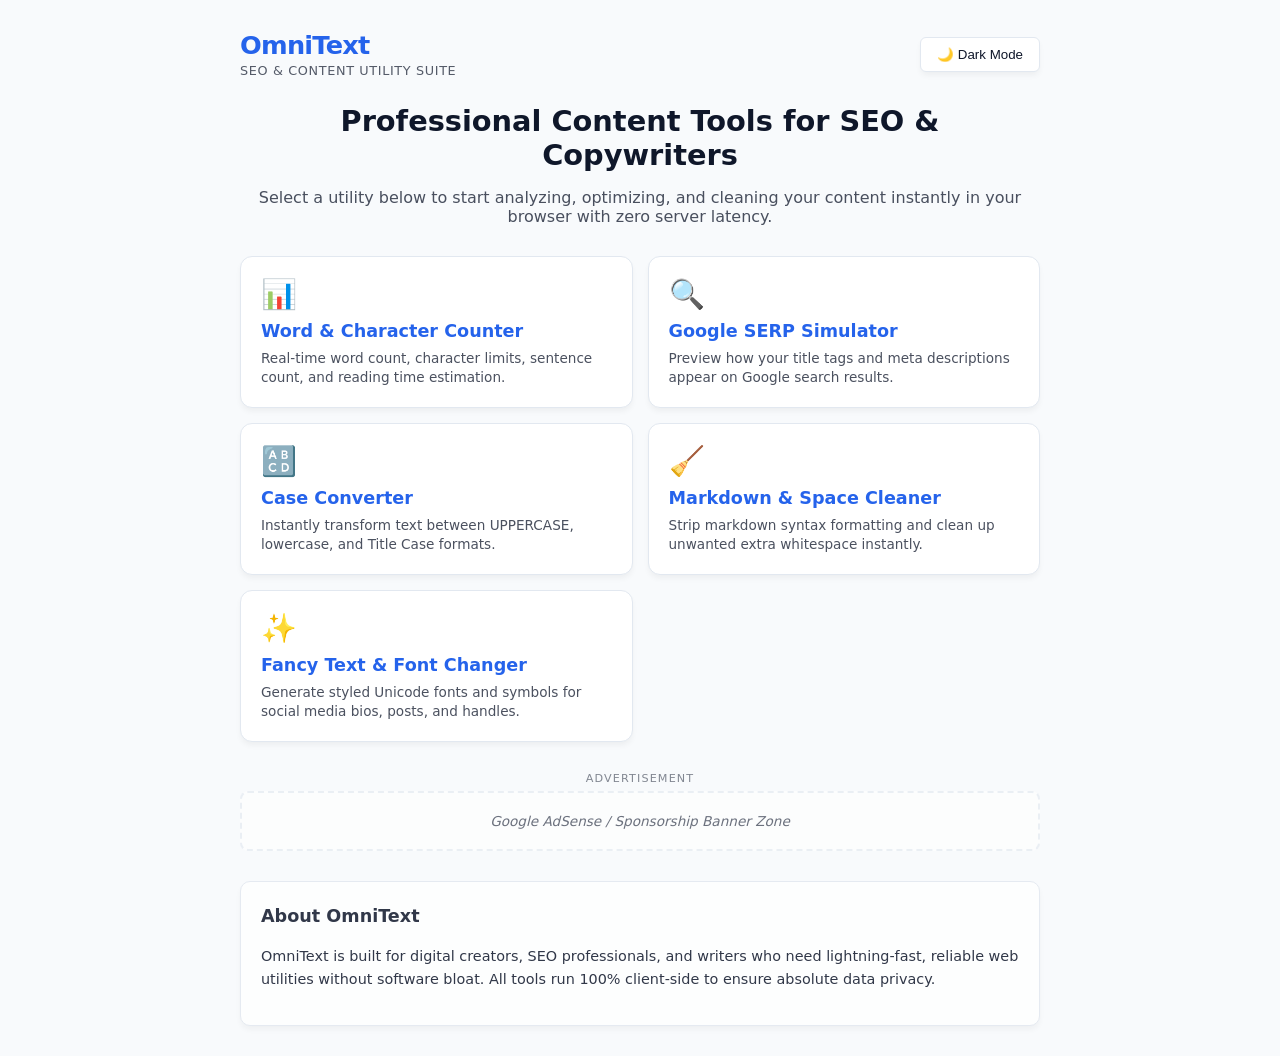
<file: index.html>
<!DOCTYPE html>
<html lang="en">
<head>
  <meta charset="UTF-8">
  <meta name="viewport" content="width=device-width, initial-scale=1.0">
  <title>OmniText | Free Online SEO & Content Utility Suite</title>
  <meta name="description" content="Free all-in-one content workspace. Real-time word counter, character limit checker, markdown stripper, case converter, font changer, and live Google SERP preview simulator.">
  <link rel="stylesheet" href="style.css">
</head>
<body>
  <div class="container">
    <header>
      <div class="brand">
        <h1>OmniText</h1>
        <span class="tagline">SEO & Content Utility Suite</span>
      </div>
      <button id="themeToggle" aria-label="Toggle Dark Mode">🌙 Dark Mode</button>
    </header>

    <div class="hero-section">
      <h2>Professional Content Tools for SEO & Copywriters</h2>
      <p>Select a utility below to start analyzing, optimizing, and cleaning your content instantly in your browser with zero server latency.</p>
    </div>

    <!-- Tool Category Grid -->
    <div class="tool-grid">
      <a href="word-counter.html" class="tool-card">
        <div class="tool-icon">📊</div>
        <h3>Word & Character Counter</h3>
        <p>Real-time word count, character limits, sentence count, and reading time estimation.</p>
      </a>

      <a href="serp-simulator.html" class="tool-card">
        <div class="tool-icon">🔍</div>
        <h3>Google SERP Simulator</h3>
        <p>Preview how your title tags and meta descriptions appear on Google search results.</p>
      </a>

      <a href="case-converter.html" class="tool-card">
        <div class="tool-icon">🔠</div>
        <h3>Case Converter</h3>
        <p>Instantly transform text between UPPERCASE, lowercase, and Title Case formats.</p>
      </a>

      <a href="markdown-stripper.html" class="tool-card">
        <div class="tool-icon">🧹</div>
        <h3>Markdown & Space Cleaner</h3>
        <p>Strip markdown syntax formatting and clean up unwanted extra whitespace instantly.</p>
      </a>

      <a href="font-changer.html" class="tool-card">
        <div class="tool-icon">✨</div>
        <h3>Fancy Text & Font Changer</h3>
        <p>Generate styled Unicode fonts and symbols for social media bios, posts, and handles.</p>
      </a>
    </div>

    <!-- Ad Monetization Slot Hub -->
    <div class="ad-container">
      <span class="ad-label">Advertisement</span>
      <div class="ad-slot">Google AdSense / Sponsorship Banner Zone</div>
    </div>

    <section class="seo-content">
      <h2>About OmniText</h2>
      <p>OmniText is built for digital creators, SEO professionals, and writers who need lightning-fast, reliable web utilities without software bloat. All tools run 100% client-side to ensure absolute data privacy.</p>
    </section>
  </div>
  <script src="app.js"></script>
</body>
</html>
</file>
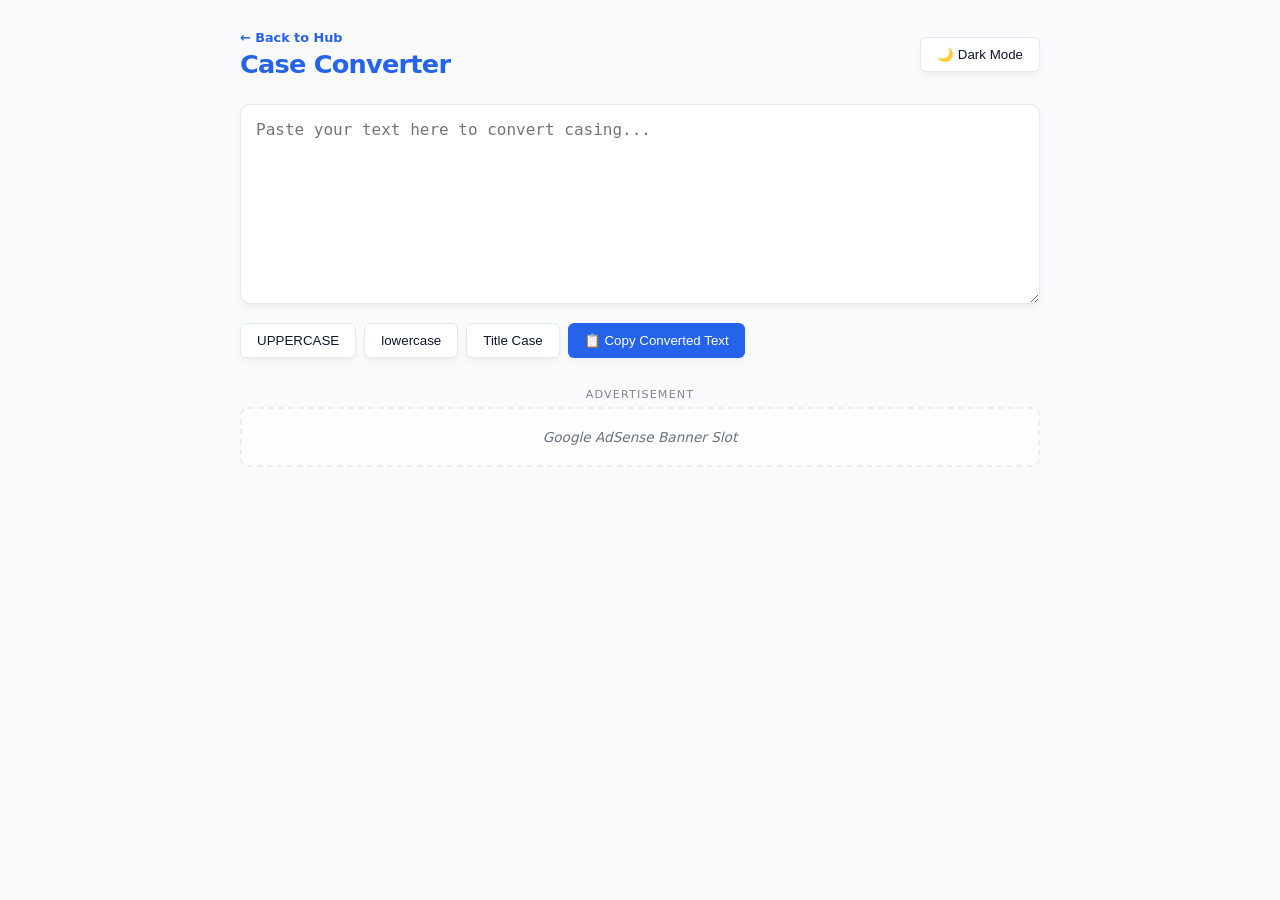
<file: case-converter.html>
<!DOCTYPE html>
<html lang="en">
<head>
  <meta charset="UTF-8">
  <meta name="viewport" content="width=device-width, initial-scale=1.0">
  <title>Online Case Converter - UPPERCASE, lowercase, Title Case | OmniText</title>
  <meta name="description" content="Free online text case converter. Quickly change text to uppercase, lowercase, title case, and sentence case.">
  <link rel="stylesheet" href="style.css">
</head>
<body>
  <div class="container">
    <header>
      <div class="brand">
        <a href="index.html" class="back-link">← Back to Hub</a>
        <h1>Case Converter</h1>
      </div>
      <button id="themeToggle" aria-label="Toggle Dark Mode">🌙 Dark Mode</button>
    </header>

    <textarea id="textInput" placeholder="Paste your text here to convert casing..."></textarea>

    <div class="actions">
      <button onclick="transformText('upper')">UPPERCASE</button>
      <button onclick="transformText('lower')">lowercase</button>
      <button onclick="transformText('title')">Title Case</button>
      <button id="copyBtn" onclick="copyText()" class="primary">📋 Copy Converted Text</button>
    </div>

    <div class="ad-container">
      <span class="ad-label">Advertisement</span>
      <div class="ad-slot">Google AdSense Banner Slot</div>
    </div>
  </div>
  <script src="app.js"></script>
</body>
</html>
</file>
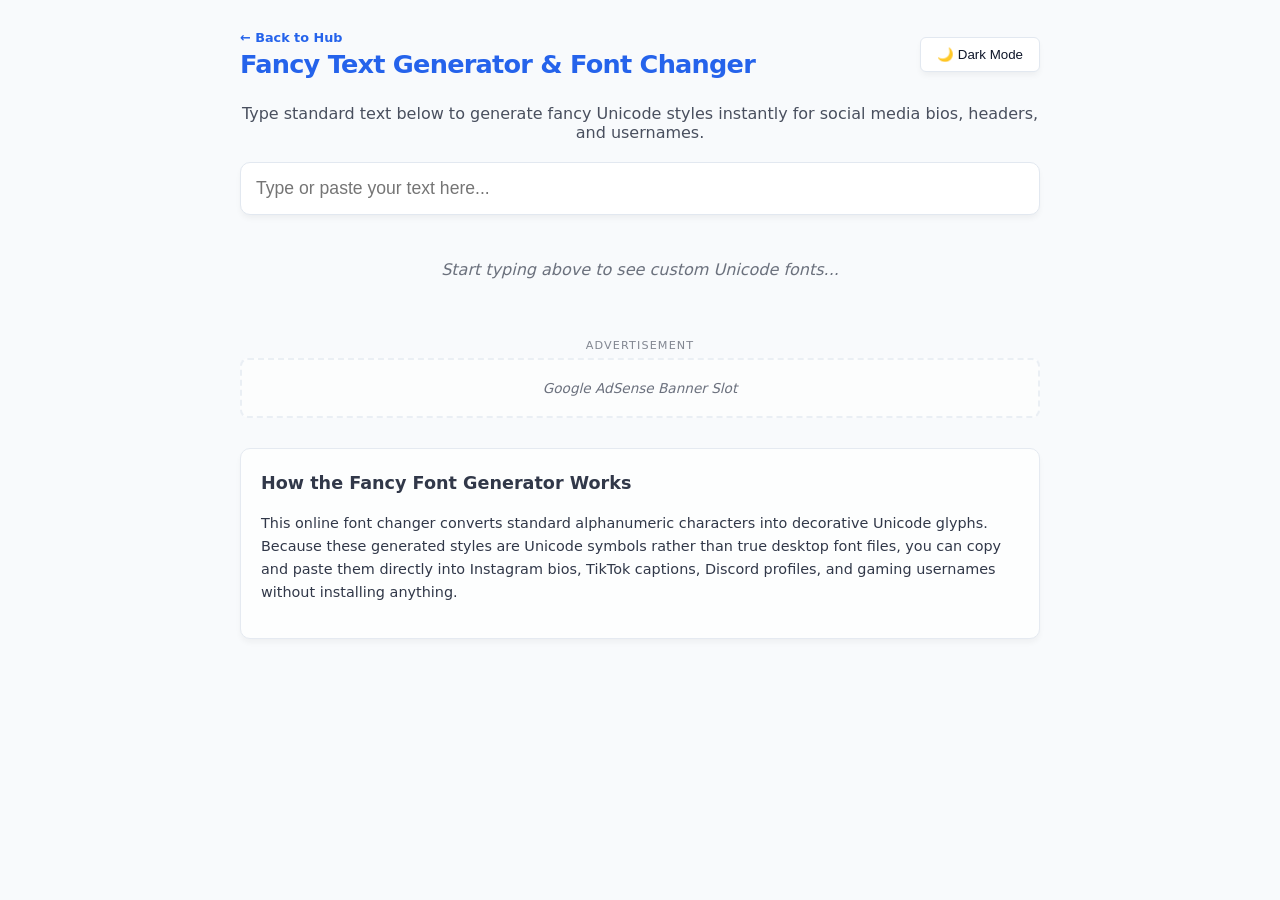
<file: font-changer.html>
<!DOCTYPE html>
<html lang="en">
<head>
  <meta charset="UTF-8">
  <meta name="viewport" content="width=device-width, initial-scale=1.0">
  <title>Fancy Text Generator & Font Changer | OmniText</title>
  <meta name="description" content="Free fancy text generator and online font changer. Convert normal text into cool Unicode fonts for Instagram bios, Twitter/X posts, Discord, and usernames.">
  <link rel="stylesheet" href="style.css">
</head>
<body>
  <div class="container">
    <header>
      <div class="brand">
        <a href="index.html" class="back-link">← Back to Hub</a>
        <h1>Fancy Text Generator & Font Changer</h1>
      </div>
      <button id="themeToggle" aria-label="Toggle Dark Mode">🌙 Dark Mode</button>
    </header>

    <div class="hero-section" style="margin-bottom: 20px;">
      <p>Type standard text below to generate fancy Unicode styles instantly for social media bios, headers, and usernames.</p>
    </div>

    <input type="text" id="fontInput" placeholder="Type or paste your text here..." style="font-size: 1.1rem; padding: 15px;">

    <!-- Dynamic Output Grid for Font Styles -->
    <div id="fontResults" class="font-results-grid">
      <div class="font-placeholder">Start typing above to see custom Unicode fonts...</div>
    </div>

    <!-- Ad Monetization Zone -->
    <div class="ad-container">
      <span class="ad-label">Advertisement</span>
      <div class="ad-slot">Google AdSense Banner Slot</div>
    </div>

    <section class="seo-content">
      <h2>How the Fancy Font Generator Works</h2>
      <p>This online font changer converts standard alphanumeric characters into decorative Unicode glyphs. Because these generated styles are Unicode symbols rather than true desktop font files, you can copy and paste them directly into Instagram bios, TikTok captions, Discord profiles, and gaming usernames without installing anything.</p>
    </section>
  </div>
  <script src="app.js"></script>
</body>
</html>
</file>
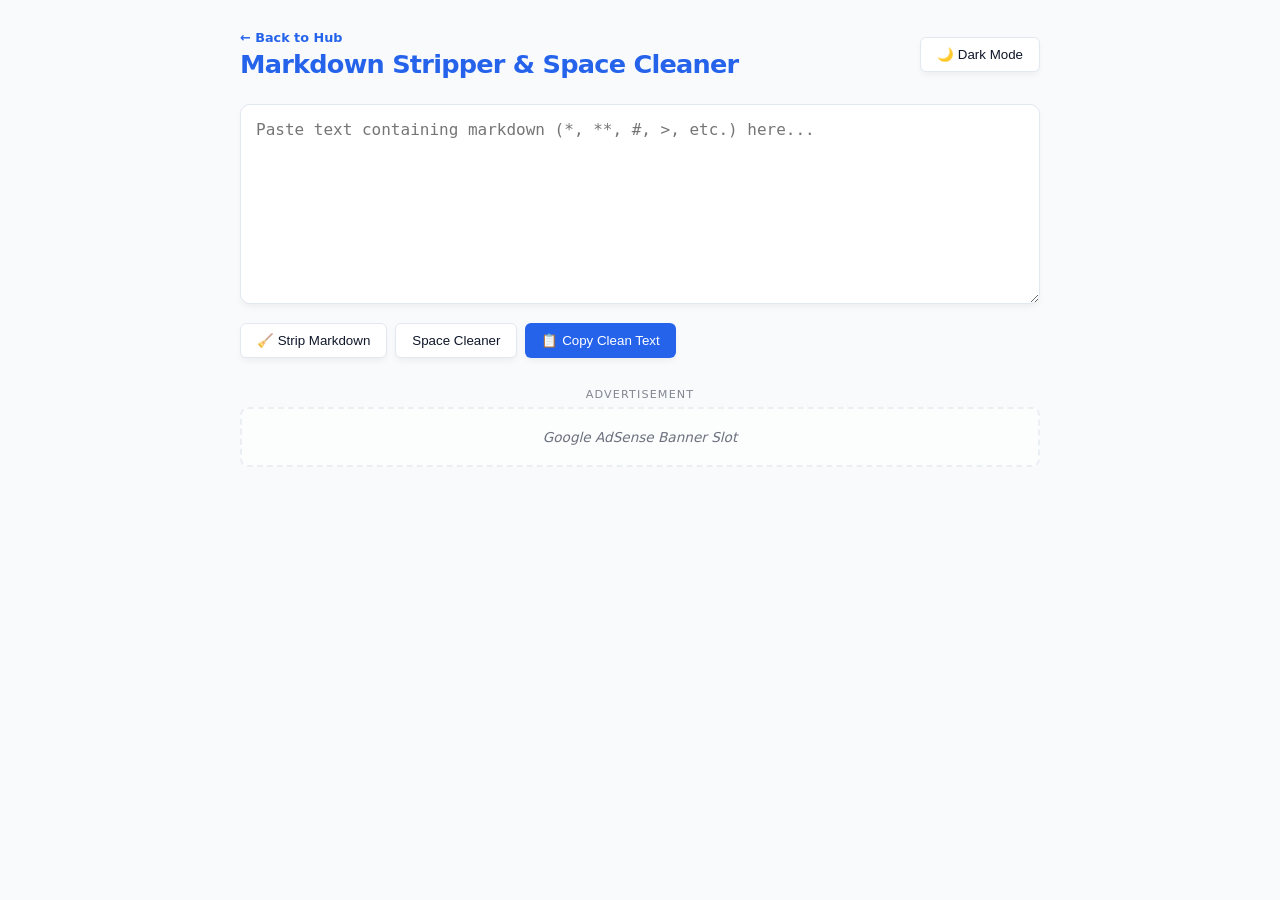
<file: markdown-stripper.html>
<!DOCTYPE html>
<html lang="en">
<head>
  <meta charset="UTF-8">
  <meta name="viewport" content="width=device-width, initial-scale=1.0">
  <title>Markdown Syntax Stripper & Space Cleaner | OmniText</title>
  <meta name="description" content="Remove markdown formatting symbols, bold tags, links, and extra whitespaces instantly online.">
  <link rel="stylesheet" href="style.css">
</head>
<body>
  <div class="container">
    <header>
      <div class="brand">
        <a href="index.html" class="back-link">← Back to Hub</a>
        <h1>Markdown Stripper & Space Cleaner</h1>
      </div>
      <button id="themeToggle" aria-label="Toggle Dark Mode">🌙 Dark Mode</button>
    </header>

    <textarea id="textInput" placeholder="Paste text containing markdown (*, **, #, >, etc.) here..."></textarea>

    <div class="actions">
      <button onclick="transformText('stripMarkdown')">🧹 Strip Markdown</button>
      <button onclick="transformText('cleanSpaces')">Space Cleaner</button>
      <button id="copyBtn" onclick="copyText()" class="primary">📋 Copy Clean Text</button>
    </div>

    <div class="ad-container">
      <span class="ad-label">Advertisement</span>
      <div class="ad-slot">Google AdSense Banner Slot</div>
    </div>
  </div>
  <script src="app.js"></script>
</body>
</html>
</file>
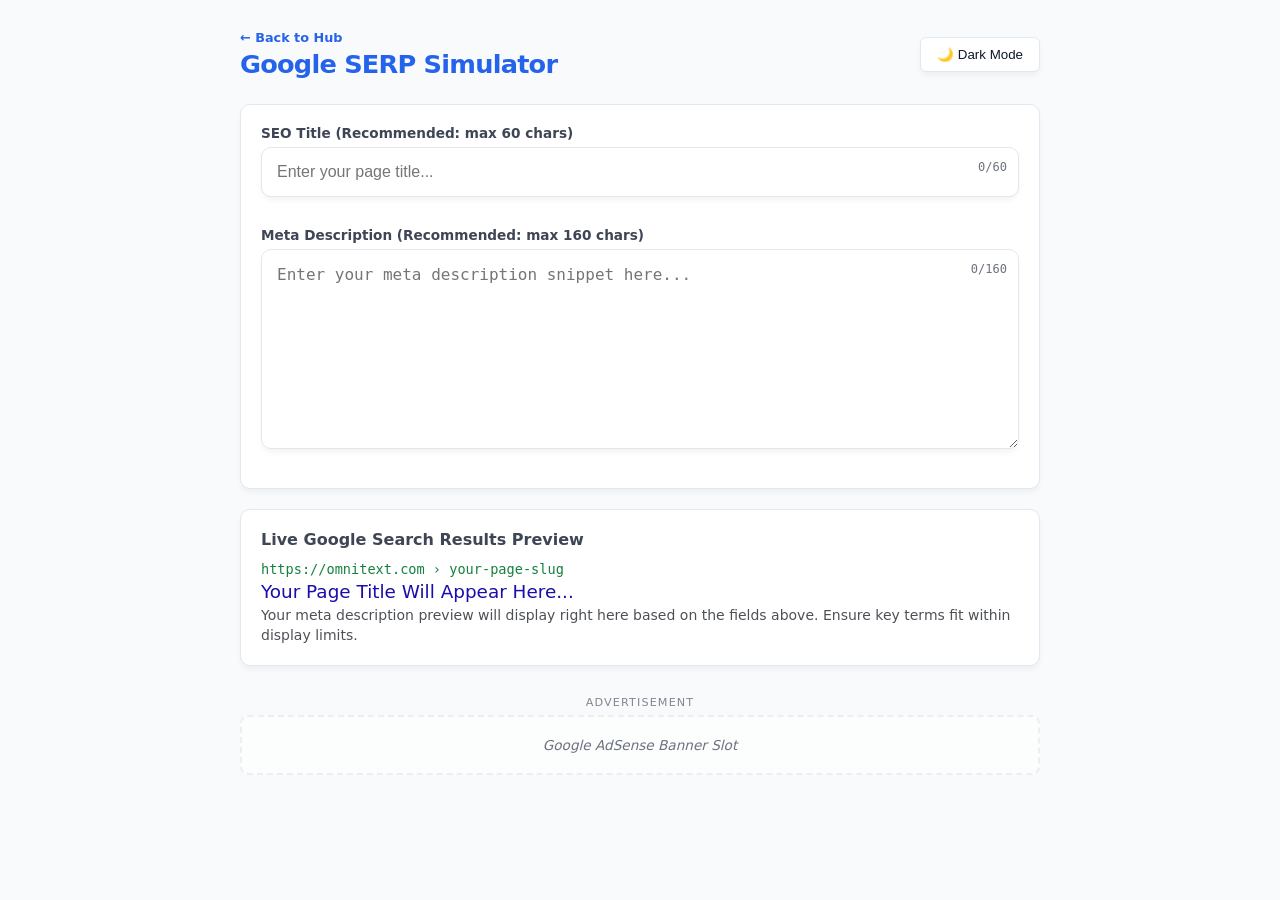
<file: serp-simulator.html>
<!DOCTYPE html>
<html lang="en">
<head>
  <meta charset="UTF-8">
  <meta name="viewport" content="width=device-width, initial-scale=1.0">
  <title>Google SERP Snippet Preview Simulator & Meta Checker | OmniText</title>
  <meta name="description" content="Preview your meta titles and descriptions in real-time before publishing. Ensure optimal character lengths for Google search results.">
  <link rel="stylesheet" href="style.css">
</head>
<body>
  <div class="container">
    <header>
      <div class="brand">
        <a href="index.html" class="back-link">← Back to Hub</a>
        <h1>Google SERP Simulator</h1>
      </div>
      <button id="themeToggle" aria-label="Toggle Dark Mode">🌙 Dark Mode</button>
    </header>

    <div class="serp-builder">
      <div class="input-group">
        <label for="metaTitle">SEO Title (Recommended: max 60 chars)</label>
        <input type="text" id="metaTitle" placeholder="Enter your page title..." maxlength="100">
        <span class="char-counter"><span id="titleCount">0</span>/60</span>
      </div>

      <div class="input-group">
        <label for="metaDesc">Meta Description (Recommended: max 160 chars)</label>
        <textarea id="metaDesc" placeholder="Enter your meta description snippet here..." maxlength="300"></textarea>
        <span class="char-counter"><span id="descCount">0</span>/160</span>
      </div>
    </div>

    <div class="serp-box">
      <h3>Live Google Search Results Preview</h3>
      <div class="serp-card">
        <div class="serp-url">https://omnitext.com › your-page-slug</div>
        <div id="previewTitle" class="serp-title">Your Page Title Will Appear Here...</div>
        <div id="previewDesc" class="serp-desc">Your meta description preview will display right here based on the fields above. Ensure key terms fit within display limits.</div>
      </div>
    </div>

    <!-- Ad Monetization Slot -->
    <div class="ad-container">
      <span class="ad-label">Advertisement</span>
      <div class="ad-slot">Google AdSense Banner Slot</div>
    </div>
  </div>
  <script src="app.js"></script>
</body>
</html>
</file>
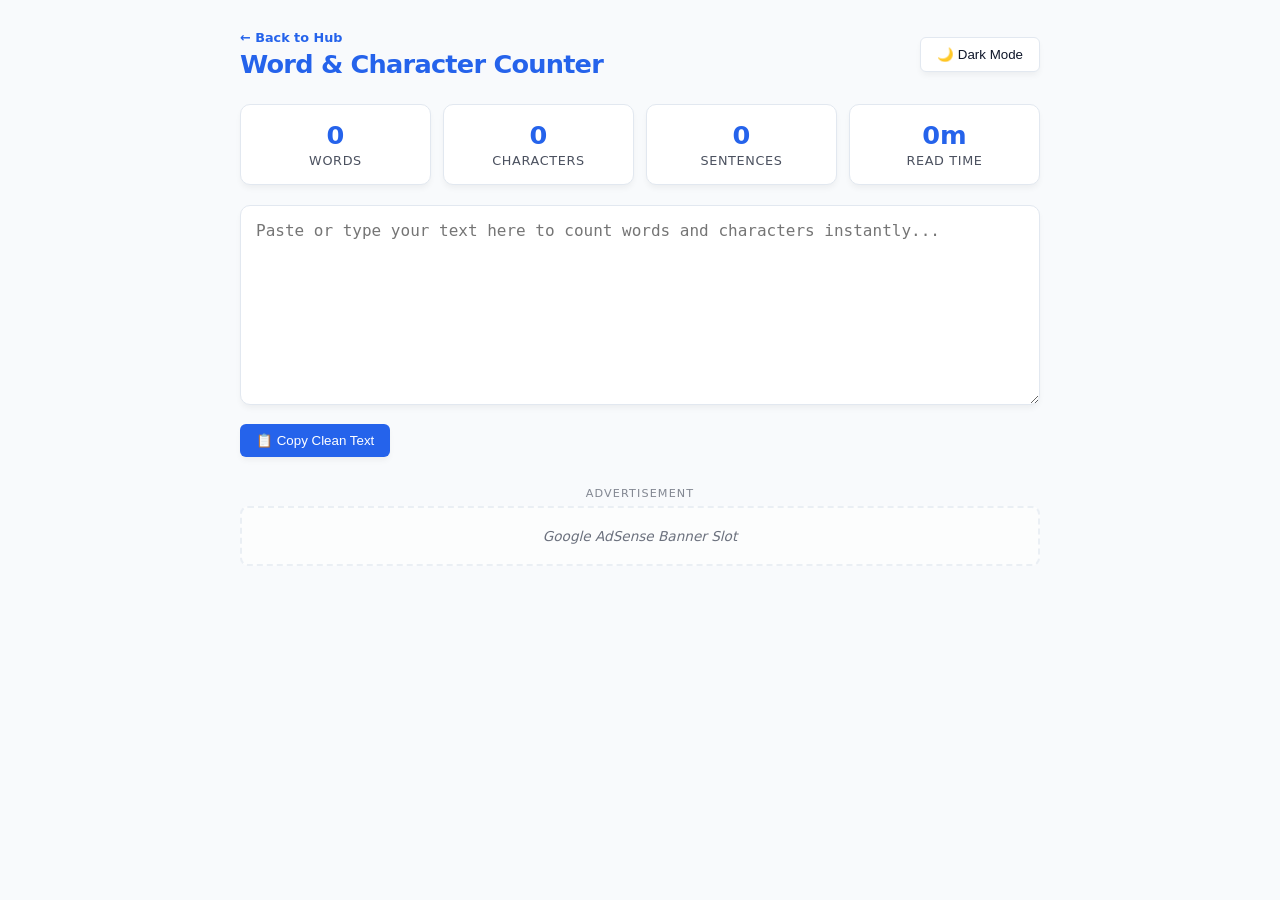
<file: word-counter.html>
<!DOCTYPE html>
<html lang="en">
<head>
  <meta charset="UTF-8">
  <meta name="viewport" content="width=device-width, initial-scale=1.0">
  <title>Free Online Word Counter & Character Limit Checker | OmniText</title>
  <meta name="description" content="Accurate live word count, character counter, sentence tracker, and reading time calculator. 100% free client-side text utility.">
  <link rel="stylesheet" href="style.css">
</head>
<body>
  <div class="container">
    <header>
      <div class="brand">
        <a href="index.html" class="back-link">← Back to Hub</a>
        <h1>Word & Character Counter</h1>
      </div>
      <button id="themeToggle" aria-label="Toggle Dark Mode">🌙 Dark Mode</button>
    </header>

    <div class="stats-grid">
      <div class="stat-card"><span id="wordCount">0</span><label>Words</label></div>
      <div class="stat-card"><span id="charCount">0</span><label>Characters</label></div>
      <div class="stat-card"><span id="sentenceCount">0</span><label>Sentences</label></div>
      <div class="stat-card"><span id="readingTime">0m</span><label>Read Time</label></div>
    </div>

    <textarea id="textInput" placeholder="Paste or type your text here to count words and characters instantly..."></textarea>

    <div class="actions">
      <button id="copyBtn" onclick="copyText()" class="primary">📋 Copy Clean Text</button>
    </div>

    <!-- Ad Monetization Slot -->
    <div class="ad-container">
      <span class="ad-label">Advertisement</span>
      <div class="ad-slot">Google AdSense Banner Slot</div>
    </div>
  </div>
  <script src="app.js"></script>
</body>
</html>
</file>
<file: style.css>
:root {
  --bg: #f8fafc; --card: #ffffff; --text: #0f172a; --border: #e2e8f0;
  --accent: #2563eb; --accent-hover: #1d4ed8; --card-shadow: 0 4px 6px -1px rgb(0 0 0 / 0.05);
}
body.dark {
  --bg: #0f172a; --card: #1e293b; --text: #f8fafc; --border: #334155;
  --accent: #3b82f6; --accent-hover: #60a5fa; --card-shadow: 0 4px 6px -1px rgb(0 0 0 / 0.2);
}
body {
  font-family: system-ui, -apple-system, sans-serif;
  background: var(--bg); color: var(--text);
  margin: 0; padding: 30px 20px; transition: background 0.2s ease, color 0.2s ease;
}
.container { max-width: 800px; margin: 0 auto; }
header { display: flex; justify-content: space-between; align-items: center; margin-bottom: 25px; }
.brand h1 { font-size: 1.6rem; margin: 0; font-weight: 800; color: var(--accent); letter-spacing: -0.03em; }
.tagline { font-size: 0.8rem; opacity: 0.7; font-weight: 500; text-transform: uppercase; letter-spacing: 0.05em; }
.back-link { display: block; font-size: 0.8rem; color: var(--accent); text-decoration: none; margin-bottom: 4px; font-weight: 600; }
.back-link:hover { text-decoration: underline; }

/* Hub Tool Grid */
.hero-section { text-align: center; margin-bottom: 30px; }
.hero-section h2 { font-size: 1.8rem; font-weight: 800; margin-bottom: 10px; }
.hero-section p { opacity: 0.75; font-size: 1rem; }
.tool-grid { display: grid; grid-template-columns: repeat(2, 1fr); gap: 15px; margin-bottom: 30px; }
.tool-card { background: var(--card); border: 1px solid var(--border); border-radius: 12px; padding: 20px; text-decoration: none; color: var(--text); box-shadow: var(--card-shadow); transition: all 0.2s ease; }
.tool-card:hover { border-color: var(--accent); transform: translateY(-2px); }
.tool-icon { font-size: 1.8rem; margin-bottom: 10px; }
.tool-card h3 { font-size: 1.1rem; margin: 0 0 8px 0; color: var(--accent); }
.tool-card p { font-size: 0.85rem; opacity: 0.75; margin: 0; line-height: 1.4; }

/* Stats & Textarea */
.stats-grid { display: grid; grid-template-columns: repeat(4, 1fr); gap: 12px; margin-bottom: 20px; }
.stat-card { background: var(--card); border: 1px solid var(--border); box-shadow: var(--card-shadow); padding: 15px; border-radius: 10px; text-align: center; }
.stat-card span { display: block; font-size: 1.6rem; font-weight: 800; color: var(--accent); }
.stat-card label { font-size: 0.8rem; opacity: 0.75; text-transform: uppercase; letter-spacing: 0.05em; }
textarea, input[type="text"] { width: 100%; padding: 15px; background: var(--card); color: var(--text); border: 1px solid var(--border); border-radius: 10px; font-size: 1rem; box-sizing: border-box; margin-bottom: 15px; box-shadow: var(--card-shadow); outline: none; }
textarea { height: 200px; resize: vertical; }
textarea:focus, input[type="text"]:focus { border-color: var(--accent); }

/* SERP Builder Specifics */
.serp-builder { background: var(--card); border: 1px solid var(--border); padding: 20px; border-radius: 10px; margin-bottom: 20px; box-shadow: var(--card-shadow); }
.input-group { position: relative; margin-bottom: 15px; }
.input-group:last-child { margin-bottom: 0; }
.input-group label { display: block; font-size: 0.85rem; font-weight: 600; margin-bottom: 6px; opacity: 0.8; }
.char-counter { position: absolute; right: 12px; top: 35px; font-size: 0.75rem; opacity: 0.6; font-family: monospace; }

.actions { display: flex; flex-wrap: wrap; gap: 8px; margin-bottom: 30px; }
button { padding: 9px 16px; background: var(--card); color: var(--text); border: 1px solid var(--border); border-radius: 6px; cursor: pointer; font-weight: 500; box-shadow: var(--card-shadow); transition: all 0.1s ease; }
button:hover { border-color: var(--accent); }
button.primary { background: var(--accent); color: white; border: none; }
button.primary:hover { background: var(--accent-hover); }

/* SERP Preview Box */
.serp-box { background: var(--card); border: 1px solid var(--border); box-shadow: var(--card-shadow); padding: 20px; border-radius: 10px; margin-bottom: 30px; }
.serp-box h3 { margin-top: 0; font-size: 1rem; margin-bottom: 12px; opacity: 0.8; }
.serp-url { color: #15803d; font-size: 0.85rem; margin-bottom: 4px; font-family: monospace; }
body.dark .serp-url { color: #4ade80; }
.serp-title { color: #1a0dab; font-size: 1.15rem; font-weight: 500; margin-bottom: 4px; word-break: break-all; }
body.dark .serp-title { color: #8ab4f8; }
.serp-desc { color: #4d5156; font-size: 0.875rem; line-height: 1.4; word-break: break-all; }
body.dark .serp-desc { color: #bdc1c6; }

/* Font Generator Specific Styles */
.font-results-grid { display: flex; flex-direction: column; gap: 12px; margin-bottom: 30px; }
.font-row { background: var(--card); border: 1px solid var(--border); border-radius: 10px; padding: 15px 20px; display: flex; justify-content: space-between; align-items: center; box-shadow: var(--card-shadow); }
.font-name { font-size: 0.75rem; opacity: 0.6; text-transform: uppercase; font-weight: 700; margin-bottom: 4px; display: block; }
.font-output { font-size: 1.15rem; word-break: break-all; color: var(--text); }
.font-row button { margin-left: 15px; flex-shrink: 0; }
.font-placeholder { text-align: center; opacity: 0.6; padding: 30px; font-style: italic; }

/* Monetization Ad Slots */
.ad-container { margin: 30px 0; text-align: center; }
.ad-label { display: block; font-size: 0.7rem; text-transform: uppercase; letter-spacing: 0.1em; opacity: 0.5; margin-bottom: 6px; }
.ad-slot { background: var(--card); border: 2px dashed var(--border); padding: 20px; border-radius: 8px; font-size: 0.85rem; opacity: 0.6; font-style: italic; }

.seo-content { background: var(--card); border: 1px solid var(--border); padding: 20px; border-radius: 10px; font-size: 0.9rem; line-height: 1.6; opacity: 0.85; box-shadow: var(--card-shadow); }
.seo-content h2 { font-size: 1.1rem; margin-top: 0; color: var(--text); opacity: 1; }

@media (max-width: 600px) { 
  .tool-grid { grid-template-columns: 1fr; }
  .stats-grid { grid-template-columns: repeat(2, 1fr); } 
}
</file>
